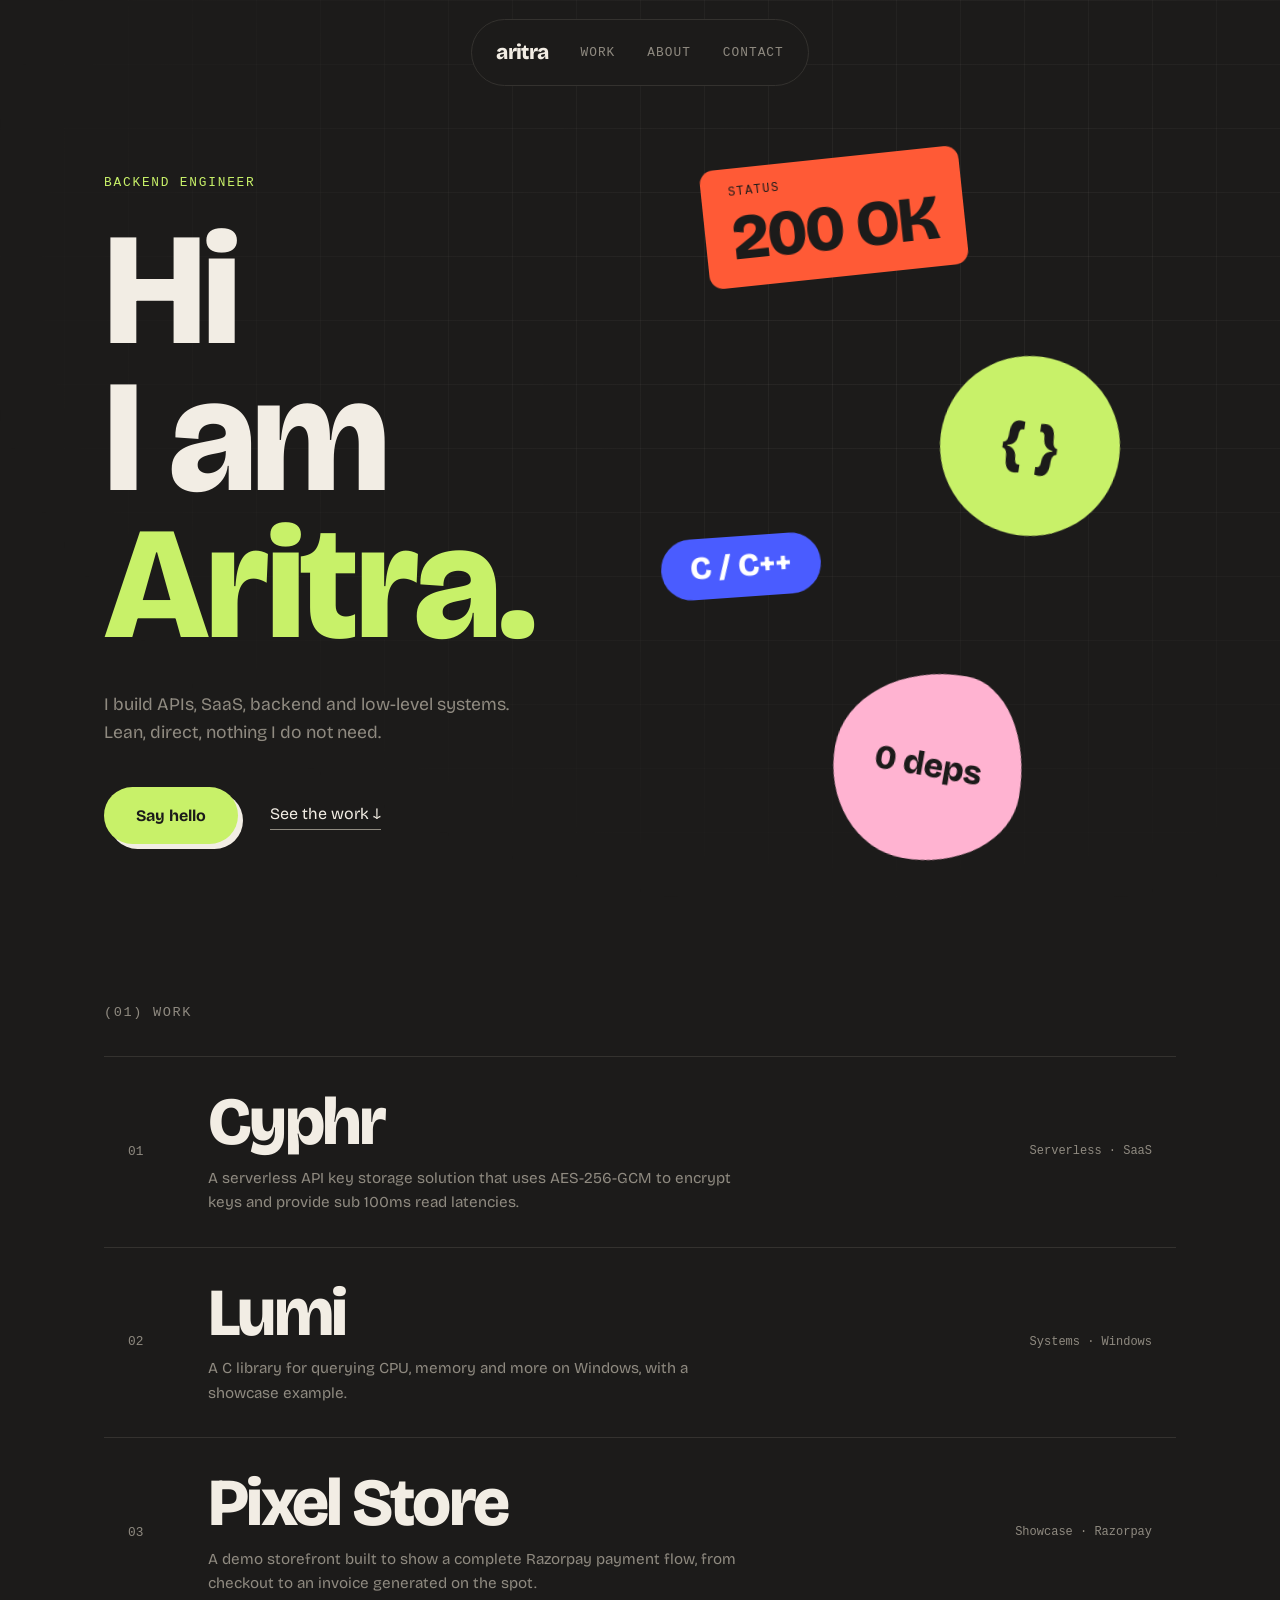
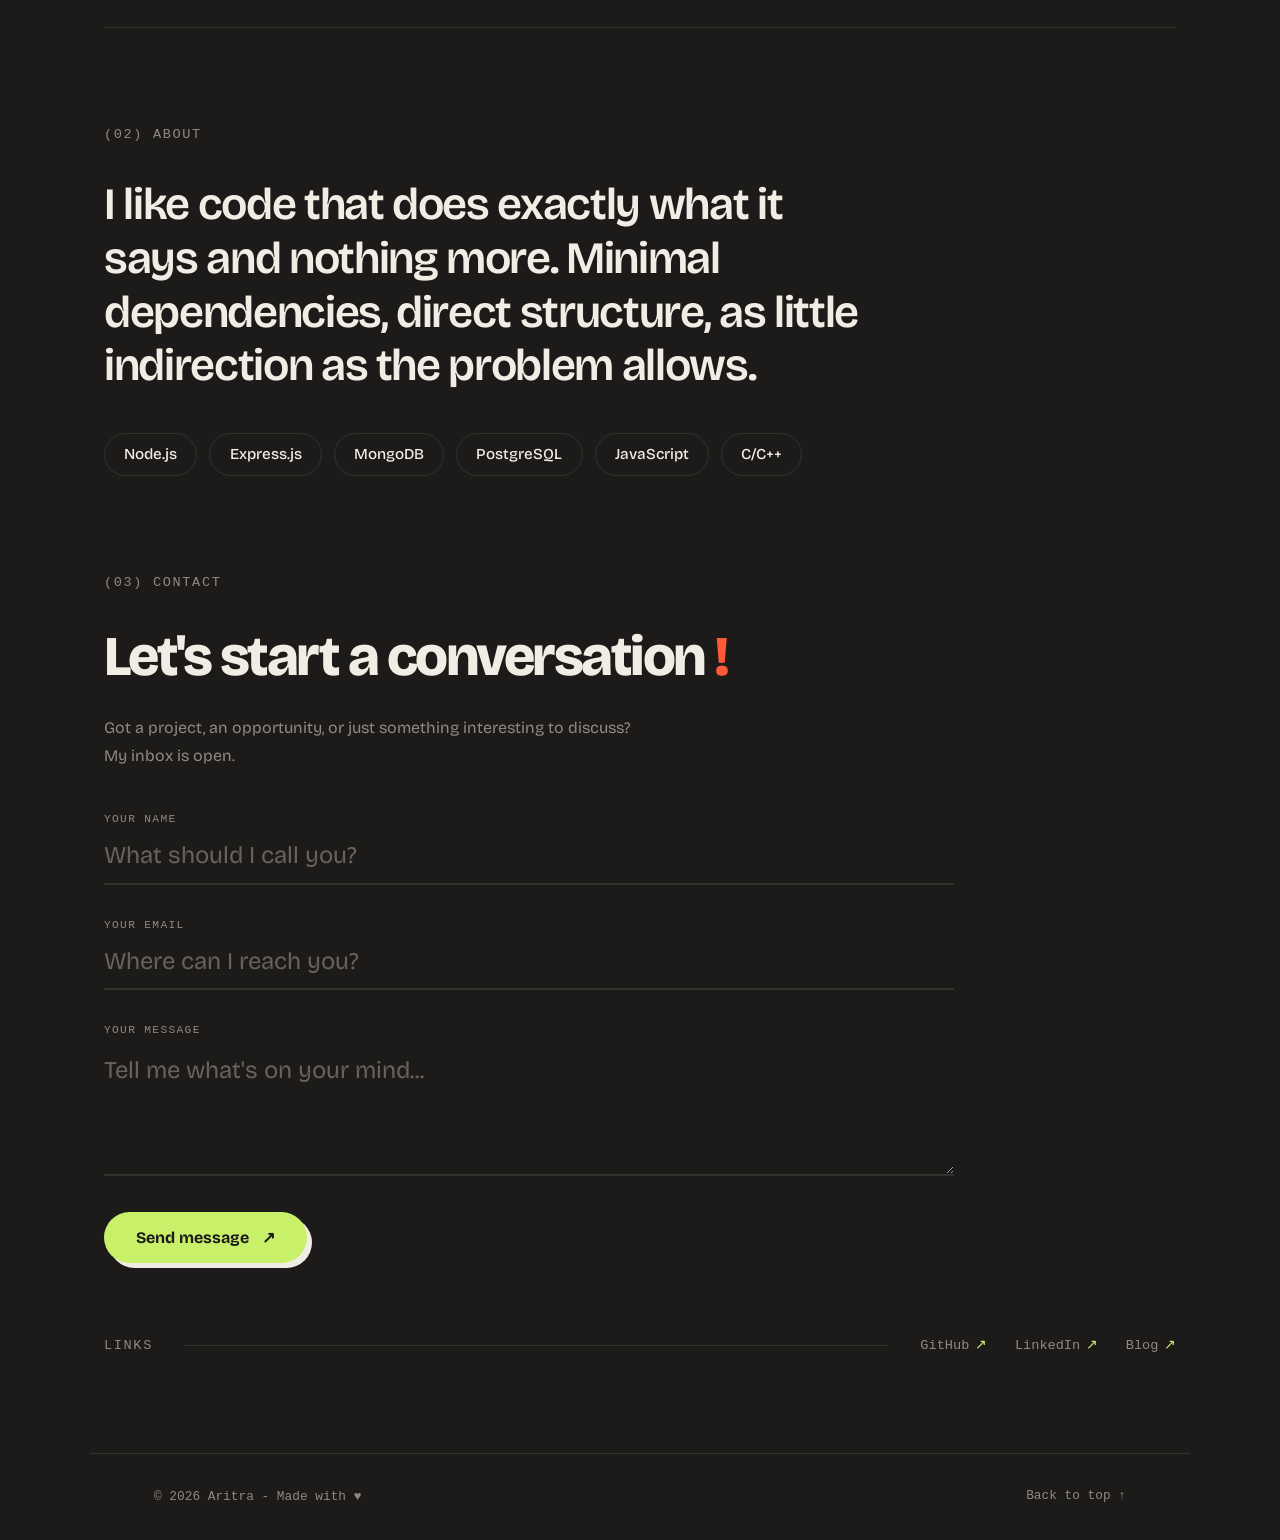
<file: index.html>
<!DOCTYPE html>
<html lang="en">

<head>
    <meta charset="UTF-8">
    <meta name="viewport" content="width=device-width, initial-scale=1.0">
    <title>Aritra - Backend Engineer</title>
    <meta name="description" content="Aritra's website, a backend developer building with Node.js and C/C++.">
    <link rel="apple-touch-icon" sizes="180x180" href="assets/favicon/apple-touch-icon.png">
    <link rel="icon" type="image/png" sizes="32x32" href="assets/favicon/favicon-32x32.png">
    <link rel="icon" type="image/png" sizes="16x16" href="assets/favicon/favicon-16x16.png">
    <link rel="manifest" href="assets/favicon/site.webmanifest">
    <link rel="preconnect" href="https://fonts.googleapis.com">
    <link rel="preconnect" href="https://fonts.gstatic.com" crossorigin>
    <link href="https://fonts.googleapis.com/css2?family=Bricolage+Grotesque:opsz,wght@12..96,400..800&display=swap"
        rel="stylesheet">
    <link rel="stylesheet" href="assets/styles/shared.css">
    <link rel="stylesheet" href="assets/styles/header.css">
    <link rel="stylesheet" href="assets/styles/hero.css">
    <link rel="stylesheet" href="assets/styles/work.css">
    <link rel="stylesheet" href="assets/styles/about.css">
    <link rel="stylesheet" href="assets/styles/contact.css">
    <link rel="stylesheet" href="assets/styles/footer.css">
</head>

<body>
    <header class="site-header">
        <a class="logo" href="#top">aritra</a>
        <button class="menu-toggle" type="button" aria-label="Open navigation" aria-expanded="false"
            aria-controls="site-nav">
            <span></span>
            <span></span>
        </button>
        <nav class="site-nav" id="site-nav">
            <a href="#work">Work</a>
            <a href="#about">About</a>
            <a href="#contact">Contact</a>
        </nav>
    </header>
    <div class="menu-overlay"></div>

    <main id="top">
        <div class="grid-bg"></div>

        <section class="hero">
            <p class="eyebrow">Backend Engineer</p>

            <h1>Hi<br>I am<br><span>Aritra.</span></h1>

            <p class="lead">I build APIs, SaaS, backend and low-level systems. Lean, direct, nothing I do not need.
            </p>

            <div class="cta-row">
                <a class="button button-primary" href="#contact">Say hello</a>
                <a class="text-link" href="#work">See the work ↓</a>
            </div>

            <div class="sticker sticker-status" style="--rot: -6deg">
                <small>status</small>
                200 OK
            </div>

            <div class="sticker sticker-braces" style="--rot: 8deg">{ }</div>
            <div class="sticker sticker-lang" style="--rot: -4deg">C / C++</div>
            <div class="sticker sticker-deps" style="--rot: 10deg">0 deps</div>
        </section>

        <section id="work" class="section">
            <h2 class="section-title">(01) Work</h2>
            <div id="project-list"></div>
        </section>

        <section id="about" class="section">
            <h2 class="section-title">(02) About</h2>

            <p class="statement">I like code that does exactly what it says and nothing more. Minimal dependencies,
                direct structure, as little indirection as the problem allows.</p>

            <ul class="chips">
                <li class="pill">Node.js</li>
                <li class="pill">Express.js</li>
                <li class="pill">MongoDB</li>
                <li class="pill">PostgreSQL</li>
                <li class="pill">JavaScript</li>
                <li class="pill">C/C++</li>
            </ul>
        </section>



        <section id="contact" class="section">
            <h2 class="section-title">(03) Contact</h2>

            <form class="contact-form" action="https://api.web3forms.com/submit" method="POST" autocomplete="off">

                <input type="hidden" name="access_key" value="f83732dd-8a98-44cc-803f-33e40ec5c365">
                <input type="hidden" name="subject" value="New message from website">
                <input type="checkbox" name="botcheck" class="contact-honeypot" tabindex="-1" autocomplete="off">

                <h3 class="contact-heading">
                    Let's start a conversation<span> !</span>
                </h3>

                <p class="contact-description">
                    Got a project, an opportunity, or just something interesting to discuss?
                    My inbox is open.
                </p>

                <div class="contact-fields">
                    <label class="contact-field">
                        <span>YOUR NAME</span>
                        <input type="text" name="name" placeholder="What should I call you?" required>
                    </label>

                    <label class="contact-field">
                        <span>YOUR EMAIL</span>
                        <input type="email" name="email" placeholder="Where can I reach you?" required>
                    </label>

                    <label class="contact-field contact-field-message">
                        <span>YOUR MESSAGE</span>
                        <textarea name="message" placeholder="Tell me what's on your mind..." rows="3"
                            required></textarea>
                    </label>
                </div>

                <button class="button button-primary" type="submit">
                    Send message <span>↗</span>
                </button>
                <p class="form-status" aria-live="polite"></p>
            </form>

            <div class="social">
                <span class="social-label">LINKS</span>
                <div class="social-links">
                    <a href="https://github.com/NexusWasLost" target="_blank" rel="noopener noreferrer">GitHub
                        <span>↗</span></a>
                    <a href="https://linkedin.com/in/aritra200" target="_blank"
                        rel="noopener noreferrer">LinkedIn<span>↗</span></a>
                    <a href="https://nexus.bearblog.dev" target="_blank" rel="noopener noreferrer">Blog
                        <span>↗</span></a>
                </div>
            </div>
        </section>

    </main>

    <footer class="site-footer"></footer>

    <script type="module" src="assets/scripts/home.js"></script>
    <script type="module" src="assets/scripts/contact.js"></script>
</body>

</html>
</file>
<file: assets/styles/shared.css>
:root {
    --bg: #1c1b1a;
    --text: #f2ede4;
    --muted: #8f8a80;
    --line: #34322f;
    --lime: #c8f169;
    --orange: #ff5a36;
    --blue: #4a5cff;
    --pink: #ffb3d1;
    --display: "Bricolage Grotesque", "Arial Black", Impact, sans-serif;
    --mono: ui-monospace, "Cascadia Code", Consolas, monospace;
    --cell: 64px;
}

* {
    box-sizing: border-box;
    margin: 0;
    padding: 0;
}

html {
    scroll-behavior: smooth;
    scroll-padding-top: 6rem;
}

body {
    background: var(--bg);
    color: var(--text);
    font-family: var(--display);
    line-height: 1.6;
    overflow-x: clip;
    -webkit-font-smoothing: antialiased;
}

a {
    color: inherit;
    text-decoration: none;
}

button,
a {
    -webkit-tap-highlight-color: transparent;
}

a:focus-visible {
    outline: 2px solid var(--lime);
    outline-offset: 5px;
}

/* Background */
.grid-bg {
    position: fixed;
    inset: 0;
    z-index: 0;
    pointer-events: none;
    background-size: var(--cell) var(--cell);
    background-image:
        linear-gradient(to right, rgba(242, 237, 228, 0.06) 1px, transparent 1px),
        linear-gradient(to bottom, rgba(242, 237, 228, 0.06) 1px, transparent 1px);
    -webkit-mask-image: radial-gradient(ellipse at 70% 30%, black 5%, transparent 75%);
    mask-image: radial-gradient(ellipse at 70% 30%, black 5%, transparent 75%);
}

/* Main layout */
main {
    position: relative;
    z-index: 1;
    width: 100%;
    max-width: 1200px;
    margin: 0 auto;
    padding-inline: 4rem;
}

/* Sections */
.section {
    padding: 3rem 0 3rem;
    scroll-margin-top: 5rem;
}

.section-title {
    font-family: var(--mono);
    font-weight: 400;
    font-size: 0.85rem;
    text-transform: uppercase;
    letter-spacing: 0.12em;
    color: var(--muted);
    margin-bottom: 2rem;
}

/* Pill */
.pill {
    padding: 0.5rem 1.2rem;
    border: 1px solid var(--line);
    border-radius: 999px;
    font-size: 0.95rem;
    font-weight: 500;
    cursor: default;
    transition: background 0.2s ease, color 0.2s ease, border-color 0.2s ease;
}

.pill:hover {
    background: var(--pink);
    color: var(--bg);
    border-color: var(--pink);
}

/* Tablet */
@media (max-width: 900px) {
    main {
        padding-inline: 3.375rem;
    }

    .section{
        padding: 3rem 0 3rem;
    }
}

/* Mobile */
@media (max-width: 720px) {
    main {
        padding-inline: 2.7rem;
    }
}

/* Small mobile */
@media (max-width: 420px) {
    main {
        padding-inline: 1.1rem;
    }
}

/* Buttons */
.button {
    display: inline-block;
}

.button-primary {
    padding: 1rem 2rem;
    background: var(--lime);
    color: var(--bg);
    font-weight: 700;
    border-radius: 999px;
    box-shadow: 5px 5px 0 var(--text);
    transition: transform 0.2s ease, box-shadow 0.2s ease;
}

.button-primary:hover {
    transform: translate(3px, 3px);
    box-shadow: 2px 2px 0 var(--text);
}

.button-secondary,
.text-link {
    border-bottom: 1px solid var(--muted);
    padding-bottom: 0.15rem;
    transition: color 0.2s ease, border-color 0.2s ease;
}

.button-secondary:hover,
.text-link:hover {
    color: var(--lime);
    border-color: var(--lime);
}
</file>
<file: assets/styles/header.css>
.site-header {
    position: sticky;
    top: 1.2rem;
    z-index: 20;
    display: flex;
    justify-content: space-between;
    align-items: center;
    gap: 2rem;
    width: max-content;
    max-width: calc(100% - 2.2rem);
    margin: 1.2rem auto 0;
    padding: 1rem 1.5rem;
    background: var(--bg);
    border: 1px solid var(--line);
    border-radius: 999px;
}

.logo {
    flex-shrink: 0;
    font-weight: 800;
    font-size: 1.3rem;
    letter-spacing: -0.03em;
}

.site-nav {
    display: flex;
    align-items: center;
    gap: 2rem;
}

.site-nav a {
    font-family: var(--mono);
    font-size: 0.8rem;
    text-transform: uppercase;
    letter-spacing: 0.08em;
    color: var(--muted);
    transition: color 0.2s ease;
}

.site-nav a:hover {
    color: var(--lime);
}

.menu-toggle {
    display: none;
    flex-direction: column;
    justify-content: center;
    gap: 5px;
    width: 2rem;
    height: 2rem;
    padding: 0.25rem;
    background: none;
    border: 0;
    cursor: pointer;
}

.menu-toggle span {
    display: block;
    width: 100%;
    height: 2px;
    background: var(--text);
    transition: transform 0.2s ease;
}

/* Mobile */
@media (max-width: 720px) {
    .site-header {
        top: 1rem;
        margin-top: 1rem;
        gap: 1.5rem;
        padding: 0.8rem 1.2rem;
        margin-bottom: 15px;
    }

    .menu-toggle {
        display: flex;
    }

    .site-nav {
        display: none;
        position: absolute;
        top: calc(100% + 0.6rem);
        left: 50%;
        transform: translateX(-50%);
        flex-direction: column;
        align-items: flex-start;
        gap: 1.2rem;
        width: calc(100% + 2rem);
        min-width: 15rem;
        padding: 1.2rem 1.5rem;
        background: var(--bg);
        border: 1px solid var(--line);
        border-radius: 1rem;
    }

    .menu-overlay {
        position: fixed;
        inset: 0;
        z-index: 19;
        background: rgba(0, 0, 0, 0.45);
        backdrop-filter: blur(3px);
        opacity: 0;
        visibility: hidden;
        transition: opacity 0.2s ease, visibility 0.2s ease;
    }

    .site-header.menu-open ~ .menu-overlay {
        opacity: 1;
        visibility: visible;
    }

    .site-nav a {
        width: 100%;
        font-size: 0.8rem;
        text-align: left;
    }

    .site-header.menu-open .site-nav {
        display: flex;
    }

    .site-header.menu-open .menu-toggle span:first-child {
        transform: translateY(3.5px) rotate(45deg);
    }

    .site-header.menu-open .menu-toggle span:last-child {
        transform: translateY(-3.5px) rotate(-45deg);
    }
}

/* Small mobile */
@media (max-width: 420px) {
    .site-header {
        gap: 1rem;
    }

    .logo {
        font-size: 1.15rem;
    }
}
</file>
<file: assets/styles/hero.css>
.hero {
    position: relative;
    min-height: 100vh;
    padding-block: 0.5rem 4rem;
    display: flex;
    flex-direction: column;
    justify-content: center;
}

.eyebrow {
    font-family: var(--mono);
    font-size: 0.8rem;
    text-transform: uppercase;
    letter-spacing: 0.14em;
    color: var(--lime);
    margin-bottom: 1.5rem;
}

h1 {
    font-weight: 800;
    font-size: 10rem;
    line-height: 0.92;
    letter-spacing: -0.02em;
}

h1 span {
    color: var(--lime);
}

.lead {
    max-width: 26rem;
    margin-top: 2rem;
    color: var(--muted);
    font-size: 1.1rem;
}

.cta-row {
    display: flex;
    align-items: center;
    flex-wrap: wrap;
    gap: 1.5rem 2rem;
    margin-top: 2.5rem;
}

/* Stickers */
.sticker {
    position: absolute;
    z-index: 5;
    cursor: grab;
    user-select: none;
    touch-action: none;
    transform: rotate(var(--rot));
    transition: transform 0.25s ease;
    font-weight: 800;
    line-height: 1;
    white-space: nowrap;
}

.sticker:hover {
    transform: rotate(calc(var(--rot) + 5deg)) scale(1.06);
}

.sticker.dragging {
    cursor: grabbing;
    transform: rotate(var(--rot)) scale(1.12);
    transition: none;
}

.sticker-status {
    left: 56%;
    top: 8%;
    padding: 1.1rem 1.7rem;
    background: var(--orange);
    color: var(--bg);
    border-radius: 14px;
    font-size: 4rem;
    letter-spacing: -0.03em;
}

.sticker-status small {
    display: block;
    font-family: var(--mono);
    font-size: 0.75rem;
    font-weight: 400;
    text-transform: uppercase;
    letter-spacing: 0.12em;
    margin-bottom: 0.5rem;
}

.sticker-braces {
    left: 78%;
    top: 30%;
    width: 180px;
    aspect-ratio: 1;
    display: grid;
    place-items: center;
    background: var(--lime);
    color: var(--bg);
    border-radius: 50%;
    font-size: 4rem;
}

.sticker-lang {
    left: 52%;
    top: 50%;
    padding: 0.9rem 1.8rem;
    background: var(--blue);
    color: #fff;
    border-radius: 999px;
    font-size: 2rem;
}

.sticker-deps {
    left: 68%;
    top: 65%;
    width: 190px;
    aspect-ratio: 1;
    display: grid;
    place-items: center;
    background: var(--pink);
    color: var(--bg);
    border-radius: 62% 38% 55% 45% / 48% 58% 42% 52%;
    font-size: 2.1rem;
    text-align: center;
}

/* Tablet */
@media (max-width: 900px) {
    .hero {
        min-height: auto;
        padding-block: 4.5rem 2rem;
        justify-content: flex-start;
    }

    h1 {
        font-size: 7rem;
    }

    .sticker-status {
        left: 58%;
        top: 8%;
        font-size: 3rem;
    }

    .sticker-braces {
        left: 82%;
        top: 32%;
        width: 140px;
        font-size: 3rem;
    }

    .sticker-lang {
        top: 60%;
        font-size: 1.6rem;
    }

    .sticker-deps {
        top: 75%;
        width: 150px;
        font-size: 1.7rem;
    }
}

/* Mobile */
@media (max-width: 720px) {
    .hero {
        min-height: auto;
        padding: 2rem 0 3rem;
        justify-content: flex-start;
    }

    h1 {
        font-size: 6rem;
    }

    .lead {
        max-width: 28rem;
        font-size: 1rem;
    }

    .sticker {
        display: none;
    }
}

/* Small mobile */
@media (max-width: 520px) {
    h1 {
        font-size: 4rem;
    }
}

/* Extra small mobile */
@media (max-width: 420px) {
    h1 {
        font-size: 3.2rem;
    }

    .cta-row {
        gap: 1.5rem;
    }

    .button-primary {
        padding: 0.85rem 1.5rem;
    }
}
</file>
<file: assets/styles/work.css>
#work {
    padding-top: 1rem;
}

/* Projects */
#project-list {
    width: 100%;
}

.project {
    display: grid;
    grid-template-columns: 4rem minmax(0, 1fr) auto;
    gap: 1rem;
    align-items: center;
    padding: 2rem 1.5rem;
    border-top: 1px solid var(--line);
    transition: background 0.3s ease, color 0.3s ease;
}

.project:last-child {
    border-bottom: 1px solid var(--line);
}

.project-index {
    font-family: var(--mono);
    font-size: 0.8rem;
    color: var(--muted);
}

.project-name {
    font-weight: 800;
    font-size: 4.2rem;
    line-height: 1;
    letter-spacing: -0.04em;
    transition: transform 0.3s ease;
    overflow-wrap: anywhere;
}

.project-description {
    margin-top: 0.6rem;
    max-width: 34rem;
    color: var(--muted);
    font-size: 0.95rem;
}

.project-tags {
    font-family: var(--mono);
    font-size: 0.75rem;
    color: var(--muted);
    text-align: right;
}

.project:hover {
    background: var(--tone);
    color: var(--bg);
}

.project:hover .project-index,
.project:hover .project-description,
.project:hover .project-tags {
    color: var(--bg);
}

.project:hover .project-name {
    transform: translateX(12px);
}

/* Tablet */
@media (max-width: 900px) {
    .project {
        grid-template-columns: 3rem minmax(0, 1fr);
    }

    .project-name {
        font-size: 3.5rem;
    }

    .project-tags {
        grid-column: 2;
        text-align: left;
    }
}

/* Mobile */
@media (max-width: 720px) {
    .section {
        padding-block: 4rem 2rem;
    }

    #work {
        padding-top: 1.5rem;
    }

    .project {
        padding: 1.75rem 0.75rem;
    }

    .project-name {
        font-size: 3rem;
    }
}

/* Small mobile */
@media (max-width: 420px) {
    .project {
        grid-template-columns: 2rem minmax(0, 1fr);
        gap: 0.75rem;
        padding-inline: 0;
    }

    .project-name {
        font-size: 2rem;
    }

    .project-description {
        font-size: 0.85rem;
    }

    .project-tags {
        font-size: 0.7rem;
    }
}

/* Hover-capable devices */
@media (hover: hover) and (pointer: fine) {
    .project:hover {
        background: var(--tone);
        color: var(--bg);
    }
}
</file>
<file: assets/styles/about.css>
.statement {
    max-width: 48rem;
    font-weight: 600;
    font-size: 2.8rem;
    line-height: 1.2;
    letter-spacing: -0.03em;
}

.chips {
    list-style: none;
    display: flex;
    flex-wrap: wrap;
    gap: 0.75rem;
    margin-top: 2.5rem;
}

/* Mobile */
@media (max-width: 720px) {
    .statement {
        font-size: 2.3rem;
    }
}

/* Small mobile */
@media (max-width: 420px) {
    .statement {
        font-size: 1.6rem;
    }

    .chips {
        gap: 0.5rem;
    }

    .chips li {
        padding: 0.45rem 0.9rem;
        font-size: 0.85rem;
    }
}
</file>
<file: assets/styles/contact.css>
.contact-form {
    display: flex;
    flex-direction: column;
    align-items: flex-start;
    gap: 1.5rem;
    max-width: 850px;
}

.contact-honeypot {
    display: none;
}

.contact-heading {
    margin: 0;
    font-family: var(--display);
    font-size: 3.5rem;
    font-weight: 800;
    line-height: 1.15;
    letter-spacing: -0.045em;
}

.contact-heading span {
    color: var(--orange);
}

.contact-description {
    max-width: 550px;
    margin: 0;
    color: var(--muted);
    font-size: 1rem;
    line-height: 1.8;
}

.contact-fields {
    display: flex;
    flex-direction: column;
    width: 100%;
    gap: 2rem;
    margin-top: 1rem;
}

.contact-field {
    display: flex;
    flex-direction: column;
    gap: 0.75rem;
    width: 100%;
}

.contact-field > span {
    font-family: var(--mono);
    font-size: 0.7rem;
    letter-spacing: 0.12em;
    color: var(--muted);
}

.contact-field input,
.contact-field textarea {
    width: 100%;
    padding: 0 0 0.85rem;
    border: none;
    border-bottom: 2px solid var(--line);
    border-radius: 0;
    outline: none;
    background: transparent;
    color: var(--text);
    font-family: var(--display);
    font-size: 1.5rem;
    font-weight: 600;
    resize: vertical;
    transition: border-color 0.2s ease;
}

.contact-field textarea {
    min-height: 110px;
    line-height: 1.5;
    margin-bottom: 12px;
}

.contact-field input::placeholder,
.contact-field textarea::placeholder {
    color: var(--muted);
    opacity: 0.65;
    font-weight: 400;
}

.contact-field input:focus,
.contact-field textarea:focus {
    border-color: var(--orange);
}

.contact-form .button-primary {
    display: inline-flex;
    align-items: center;
    gap: 0.8rem;
    border: none;
    font-family: var(--display);
    font-size: 1rem;
    cursor: pointer;
}

.contact-form .button-primary span {
    transition: transform 0.2s ease;
}

.contact-form .button-primary:hover span {
    transform: translate(3px, -3px);
}

.contact-form button:disabled {
    opacity: 0.6;
    cursor: not-allowed;
}

.form-status {
    font-family: var(--mono);
    font-size: 0.8rem;
}

.form-status.success {
    color: var(--lime);
}

.form-status.error {
    color: var(--orange);
}

.spinning {
    display: inline-block;
    animation: spin 0.8s linear infinite;
}

@keyframes spin {
    to {
        transform: rotate(360deg);
    }
}

/* Social links */
.social {
    display: flex;
    align-items: center;
    gap: 2rem;
    width: 100%;
    margin-top: 3rem;
    font-family: var(--mono);
    font-size: 0.85rem;
}

.social-label {
    flex-shrink: 0;
    color: var(--muted);
    letter-spacing: 0.12em;
}

.social::before {
    content: "";
    height: 1px;
    flex: 1;
    min-width: 0;
    background: var(--line);
    order: 1;
}

.social-links {
    display: flex;
    align-items: center;
    flex-shrink: 0;
    gap: 1.75rem;
    order: 2;
}

.social-links a {
    display: inline-flex;
    align-items: center;
    gap: 0.35rem;
    color: var(--muted);
    white-space: nowrap;
    transition: color 0.2s ease;
}

.social-links a span {
    color: var(--lime);
    transition: transform 0.2s ease;
}

.social-links a:hover {
    color: var(--text);
}

.social-links a:hover span {
    transform: translate(3px, -3px);
}

/* Tablet */
@media (max-width: 900px) {
    .contact-heading {
        font-size: 2.75rem;
    }
}

/* Mobile */
@media (max-width: 720px) {
    .contact-heading {
        font-size: 2rem;
    }

    .contact-field input,
    .contact-field textarea {
        font-size: 1.2rem;
    }

    .social {
        gap: 1rem;
    }

    .social-links {
        gap: 1rem;
    }
}

/* Extra small mobile */
@media (max-width: 420px) {
    .contact-heading {
        font-size: 1.65rem;
    }

    .social, .social-links {
        gap: 0.75rem;
    }
}
</file>
<file: assets/styles/footer.css>
.site-footer {
    position: relative;
    z-index: 1;
    display: flex;
    justify-content: space-between;
    align-items: center;
    flex-wrap: wrap;
    gap: 0.75rem 2rem;
    width: 100%;
    max-width: 1100px;
    margin: 3rem auto 0;
    padding: 2rem 4rem;
    border-top: 1px solid var(--line);
    font-family: var(--mono);
    font-size: 0.8rem;
    color: var(--muted);
}

.footer-heart{ cursor: default; }

/* Tablet */
@media (max-width: 900px) {
    .site-footer {
        padding-inline: 3.375rem;
    }
}

/* Mobile */
@media (max-width: 720px) {
    .site-footer {
        margin-top: 4rem;
        padding-inline: 2.7rem;
    }
}

/* Small mobile */
@media(max-width: 520px){
    .site-footer {
        flex-direction: column;
        align-items: center;
        justify-content: center;
        padding-inline: 1.1rem;
    }
}
</file>
